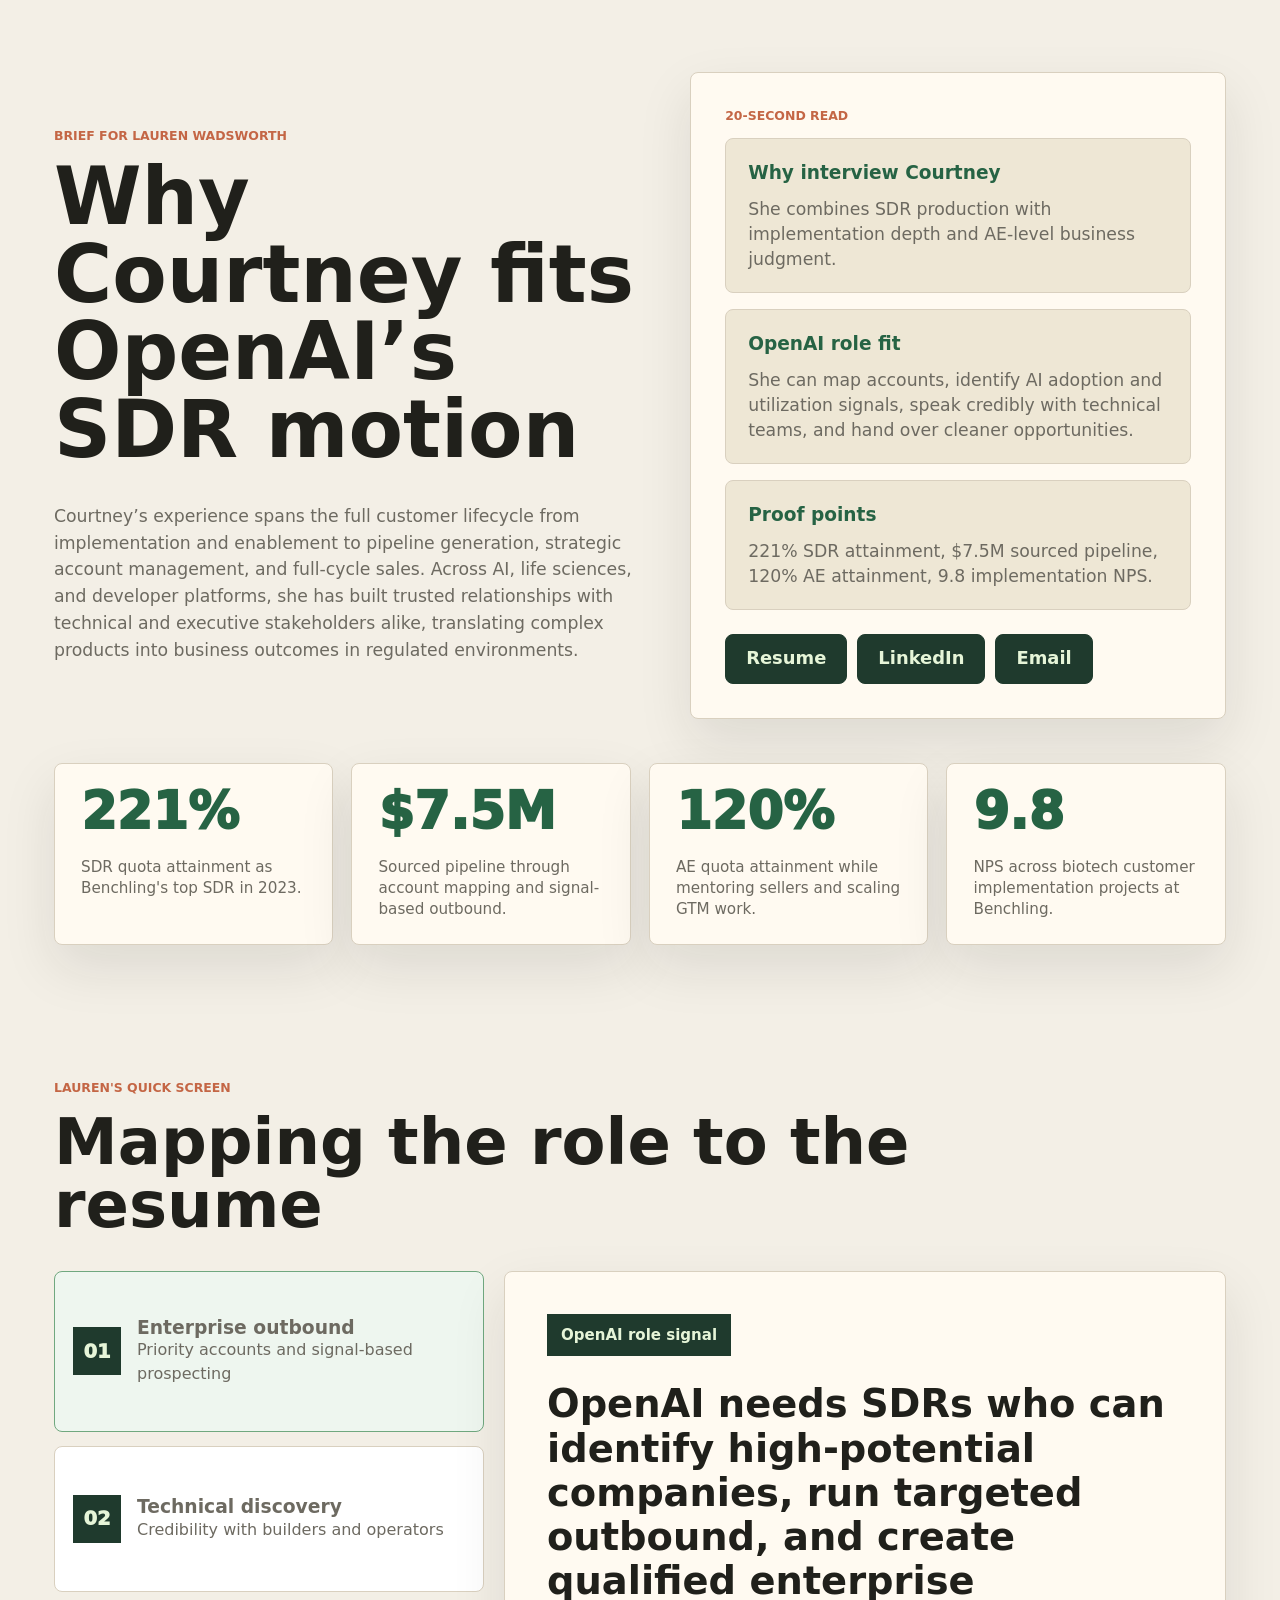
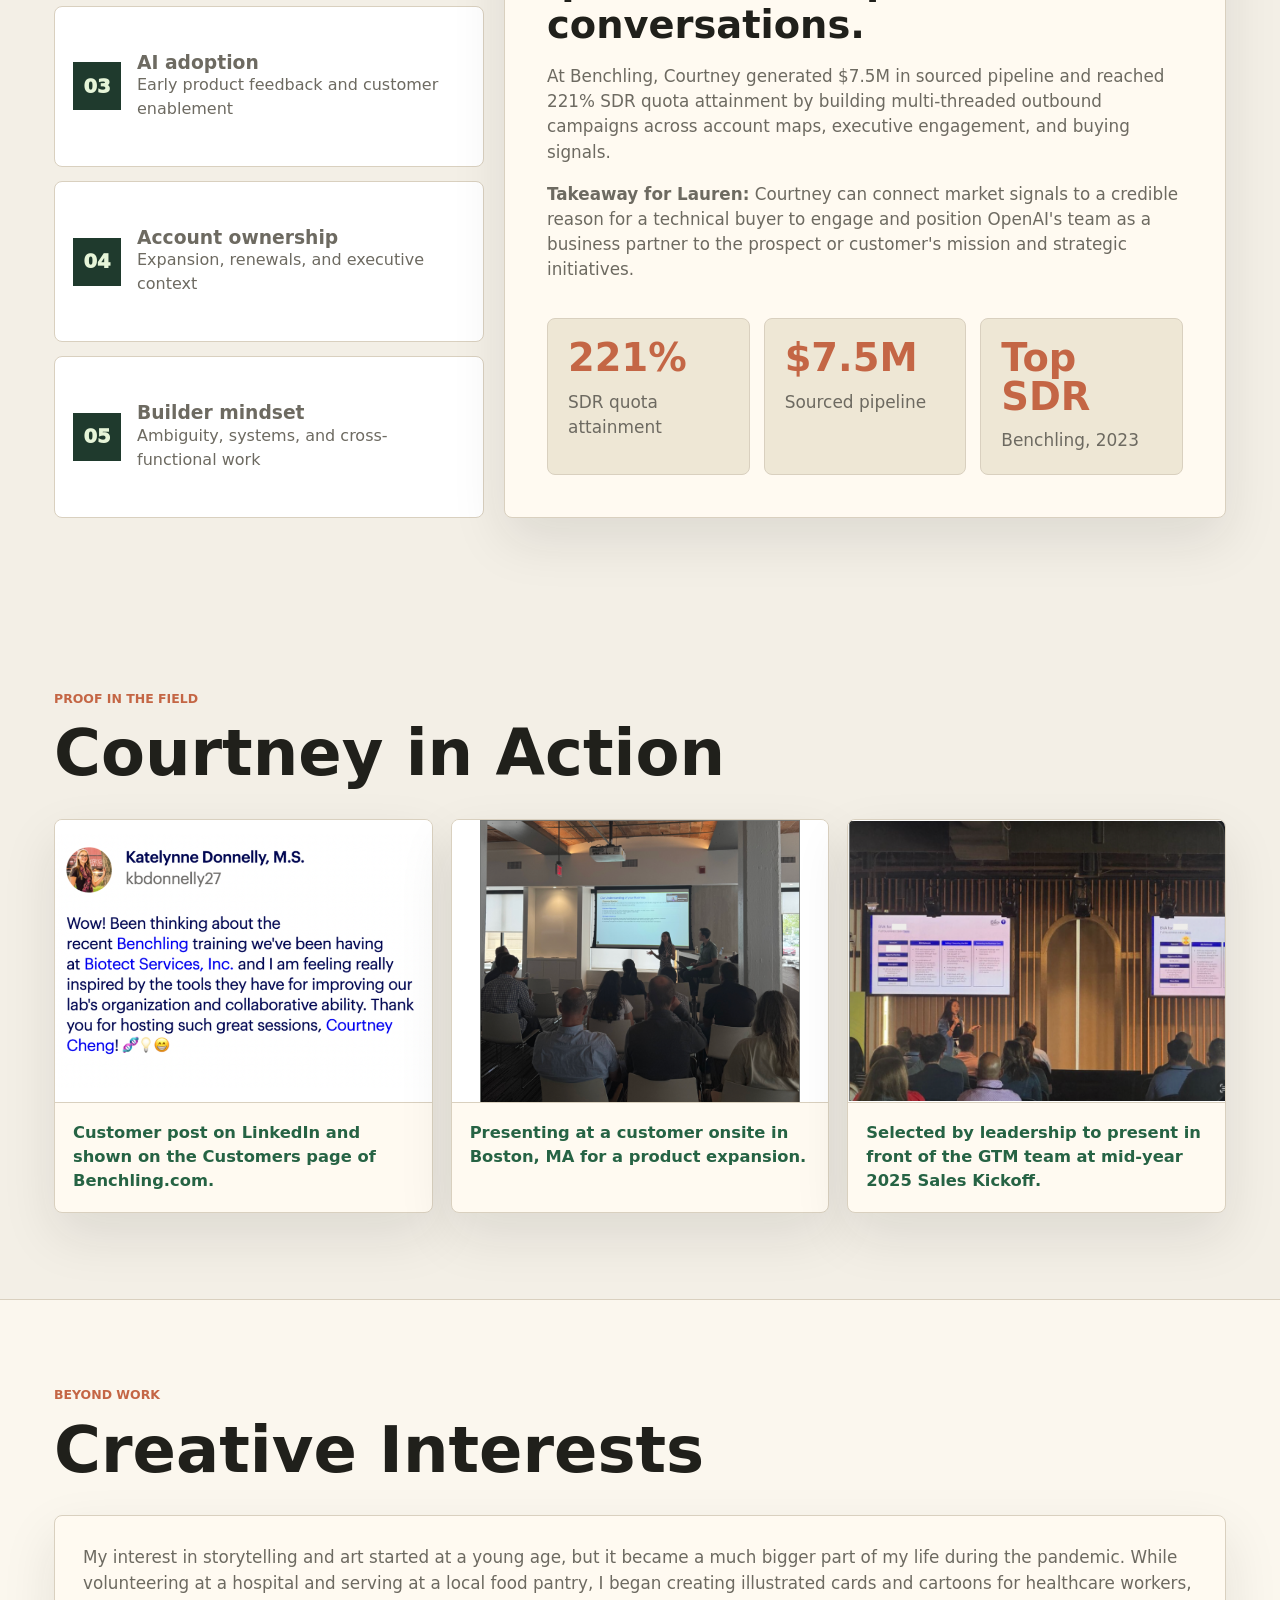
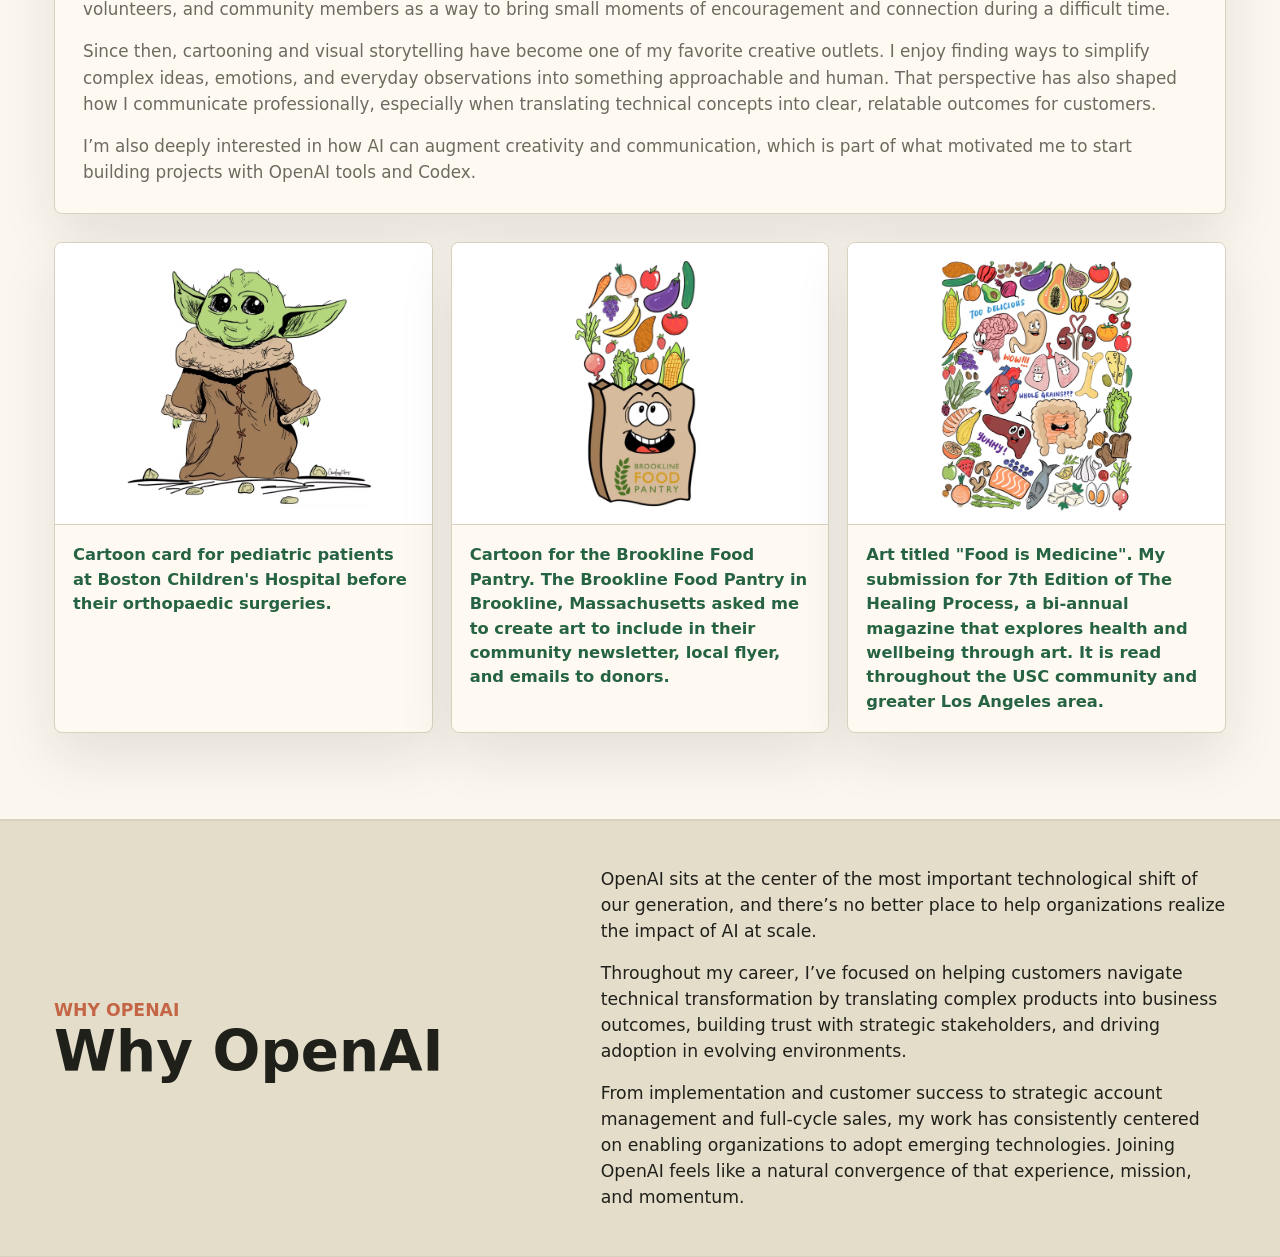
<file: index.html>
<!doctype html>
<html lang="en">
  <head>
    <meta charset="UTF-8" />
    <meta name="viewport" content="width=device-width, initial-scale=1.0" />
    <title>Courtney Cheng | OpenAI SDR Showcase</title>
    <link rel="stylesheet" href="./styles.css" />
  </head>
  <body>
    <div class="app-shell">
      <main>
        <section class="command-hero" id="fit">
          <div class="hero-copy">
            <p class="eyebrow">Brief for Lauren Wadsworth</p>
            <h2>Why Courtney fits OpenAI’s SDR motion</h2>
            <p class="lede">
              Courtney’s experience spans the full customer lifecycle from implementation and enablement to pipeline generation, strategic account management, and full-cycle sales. Across AI, life sciences, and developer platforms, she has built trusted relationships with technical and executive stakeholders alike, translating complex products into business outcomes in regulated environments.
            </p>
          </div>

          <article class="lauren-brief" aria-label="Brief for Lauren and OpenAI SDR hiring team">
            <div>
              <p class="eyebrow">20-second read</p>
            </div>
            <div class="brief-columns">
              <div>
                <strong>Why interview Courtney</strong>
                <p>She combines SDR production with implementation depth and AE-level business judgment.</p>
              </div>
              <div>
                <strong>OpenAI role fit</strong>
                <p>She can map accounts, identify AI adoption and utilization signals, speak credibly with technical teams, and hand over cleaner opportunities.</p>
              </div>
              <div>
                <strong>Proof points</strong>
                <p>221% SDR attainment, $7.5M sourced pipeline, 120% AE attainment, 9.8 implementation NPS.</p>
              </div>
            </div>
            <div class="brief-actions" aria-label="Candidate links">
              <a href="./assets/courtney-cheng-resume-2026.pdf" target="_blank" rel="noreferrer">Resume</a>
              <a href="https://www.linkedin.com/in/courtneycheng29/" target="_blank" rel="noreferrer">LinkedIn</a>
              <a href="mailto:courtney.a.cheng@gmail.com">Email</a>
            </div>
          </article>

          <div class="status-grid" aria-label="Candidate highlights">
            <article class="metric-card">
              <span>221%</span>
              <p>SDR quota attainment as Benchling's top SDR in 2023.</p>
            </article>
            <article class="metric-card">
              <span>$7.5M</span>
              <p>Sourced pipeline through account mapping and signal-based outbound.</p>
            </article>
            <article class="metric-card">
              <span>120%</span>
              <p>AE quota attainment while mentoring sellers and scaling GTM work.</p>
            </article>
            <article class="metric-card">
              <span>9.8</span>
              <p>NPS across biotech customer implementation projects at Benchling.</p>
            </article>
          </div>
        </section>

        <section class="split-section" id="signals">
          <div class="section-heading">
            <p class="eyebrow">Lauren's quick screen</p>
            <h2>Mapping the role to the resume</h2>
          </div>
          <div class="rubric-layout">
            <div class="signal-list" id="signalList" aria-label="OpenAI SDR role signals"></div>
            <article class="proof-panel" id="proofPanel" aria-live="polite"></article>
          </div>
        </section>

        <section class="split-section" id="proof">
          <div class="section-heading">
            <p class="eyebrow">Proof in the field</p>
            <h2>Courtney in Action</h2>
          </div>

          <div class="proof-grid">
            <article class="proof-card">
              <img src="./assets/implementation-review.png" alt="Customer LinkedIn post thanking Courtney Cheng for Benchling training" />
              <p>Customer post on LinkedIn and shown on the Customers page of Benchling.com.</p>
            </article>
            <article class="proof-card">
              <img src="./assets/customer-expansion.png" alt="Courtney presenting at a customer onsite in Boston for a product expansion" />
              <p>Presenting at a customer onsite in Boston, MA for a product expansion.</p>
            </article>
            <article class="proof-card">
              <img src="./assets/gtm-presentation.png" alt="Courtney presenting to the GTM team at mid-year 2025 Sales Kickoff" />
              <p>Selected by leadership to present in front of the GTM team at mid-year 2025 Sales Kickoff.</p>
            </article>
          </div>
        </section>

        <section class="split-section alt-band beyond-section" id="beyond-work">
          <div class="section-heading">
            <p class="eyebrow">Beyond work</p>
            <h2>Creative Interests</h2>
          </div>

          <div class="beyond-layout">
            <div class="beyond-copy">
              <p>My interest in storytelling and art started at a young age, but it became a much bigger part of my life during the pandemic. While volunteering at a hospital and serving at a local food pantry, I began creating illustrated cards and cartoons for healthcare workers, volunteers, and community members as a way to bring small moments of encouragement and connection during a difficult time.</p>
              <p>Since then, cartooning and visual storytelling have become one of my favorite creative outlets. I enjoy finding ways to simplify complex ideas, emotions, and everyday observations into something approachable and human. That perspective has also shaped how I communicate professionally, especially when translating technical concepts into clear, relatable outcomes for customers.</p>
              <p>I’m also deeply interested in how AI can augment creativity and communication, which is part of what motivated me to start building projects with OpenAI tools and Codex.</p>
            </div>

            <div class="beyond-grid">
              <article class="proof-card beyond-card">
                <img src="./assets/beyond-work-yoda.png" alt="Cartoon card for pediatric patients at Boston Children's Hospital" />
                <p>Cartoon card for pediatric patients at Boston Children's Hospital before their orthopaedic surgeries.</p>
              </article>
              <article class="proof-card beyond-card">
                <img src="./assets/beyond-work-food-pantry.png" alt="Cartoon illustration for the Brookline Food Pantry" />
                <p>Cartoon for the Brookline Food Pantry. The Brookline Food Pantry in Brookline, Massachusetts asked me to create art to include in their community newsletter, local flyer, and emails to donors.</p>
              </article>
              <article class="proof-card beyond-card">
                <img src="./assets/beyond-work-food-is-medicine.png" alt="Food is Medicine artwork with illustrated foods and organs" />
                <p>Art titled "Food is Medicine". My submission for 7th Edition of The Healing Process, a bi-annual magazine that explores health and wellbeing through art. It is read throughout the USC community and greater Los Angeles area.</p>
              </article>
            </div>
          </div>
        </section>

        <section class="closing-band">
          <div>
            <p class="eyebrow">Why OpenAI</p>
            <h2>Why OpenAI</h2>
          </div>
          <div class="closing-copy">
            <p>OpenAI sits at the center of the most important technological shift of our generation, and there’s no better place to help organizations realize the impact of AI at scale.</p>
            <p>Throughout my career, I’ve focused on helping customers navigate technical transformation by translating complex products into business outcomes, building trust with strategic stakeholders, and driving adoption in evolving environments.</p>
            <p>From implementation and customer success to strategic account management and full-cycle sales, my work has consistently centered on enabling organizations to adopt emerging technologies. Joining OpenAI feels like a natural convergence of that experience, mission, and momentum.</p>
          </div>
        </section>
      </main>
    </div>

    <script src="./app.js"></script>
  </body>
</html>
</file>
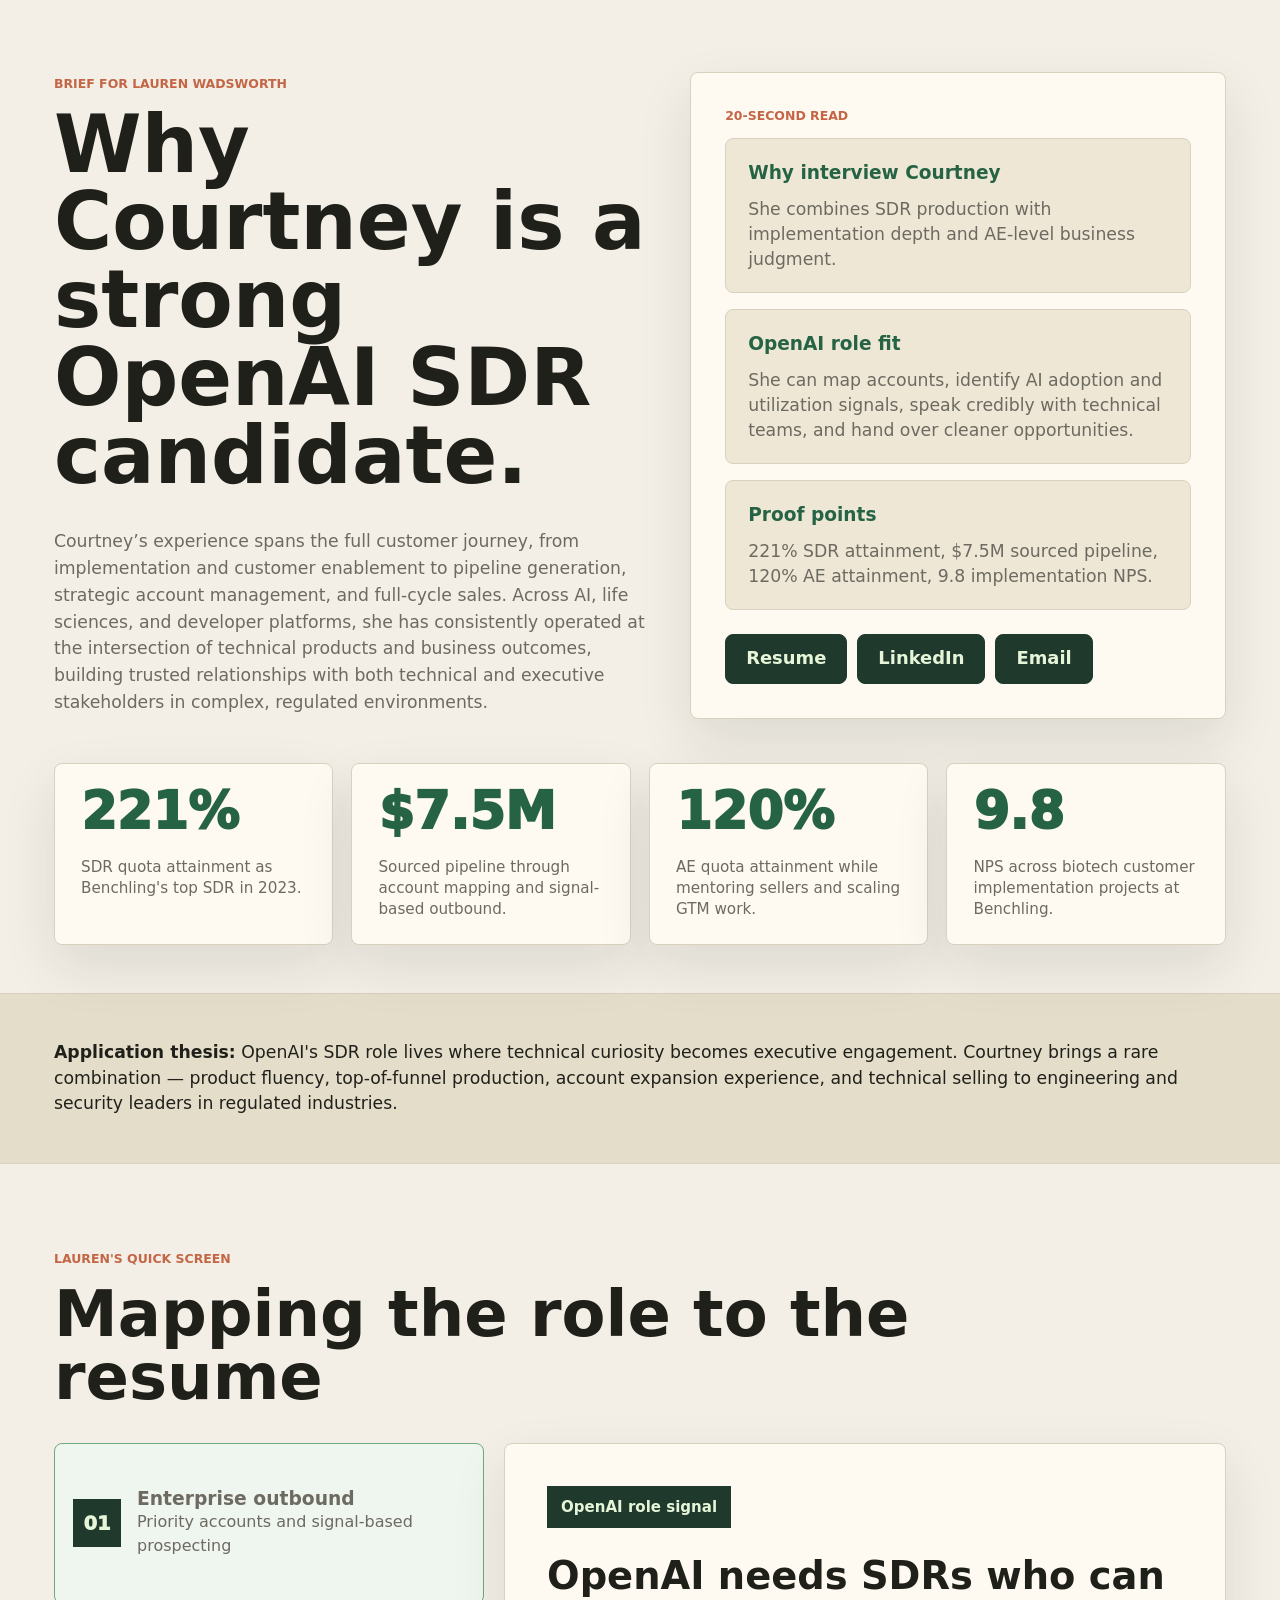
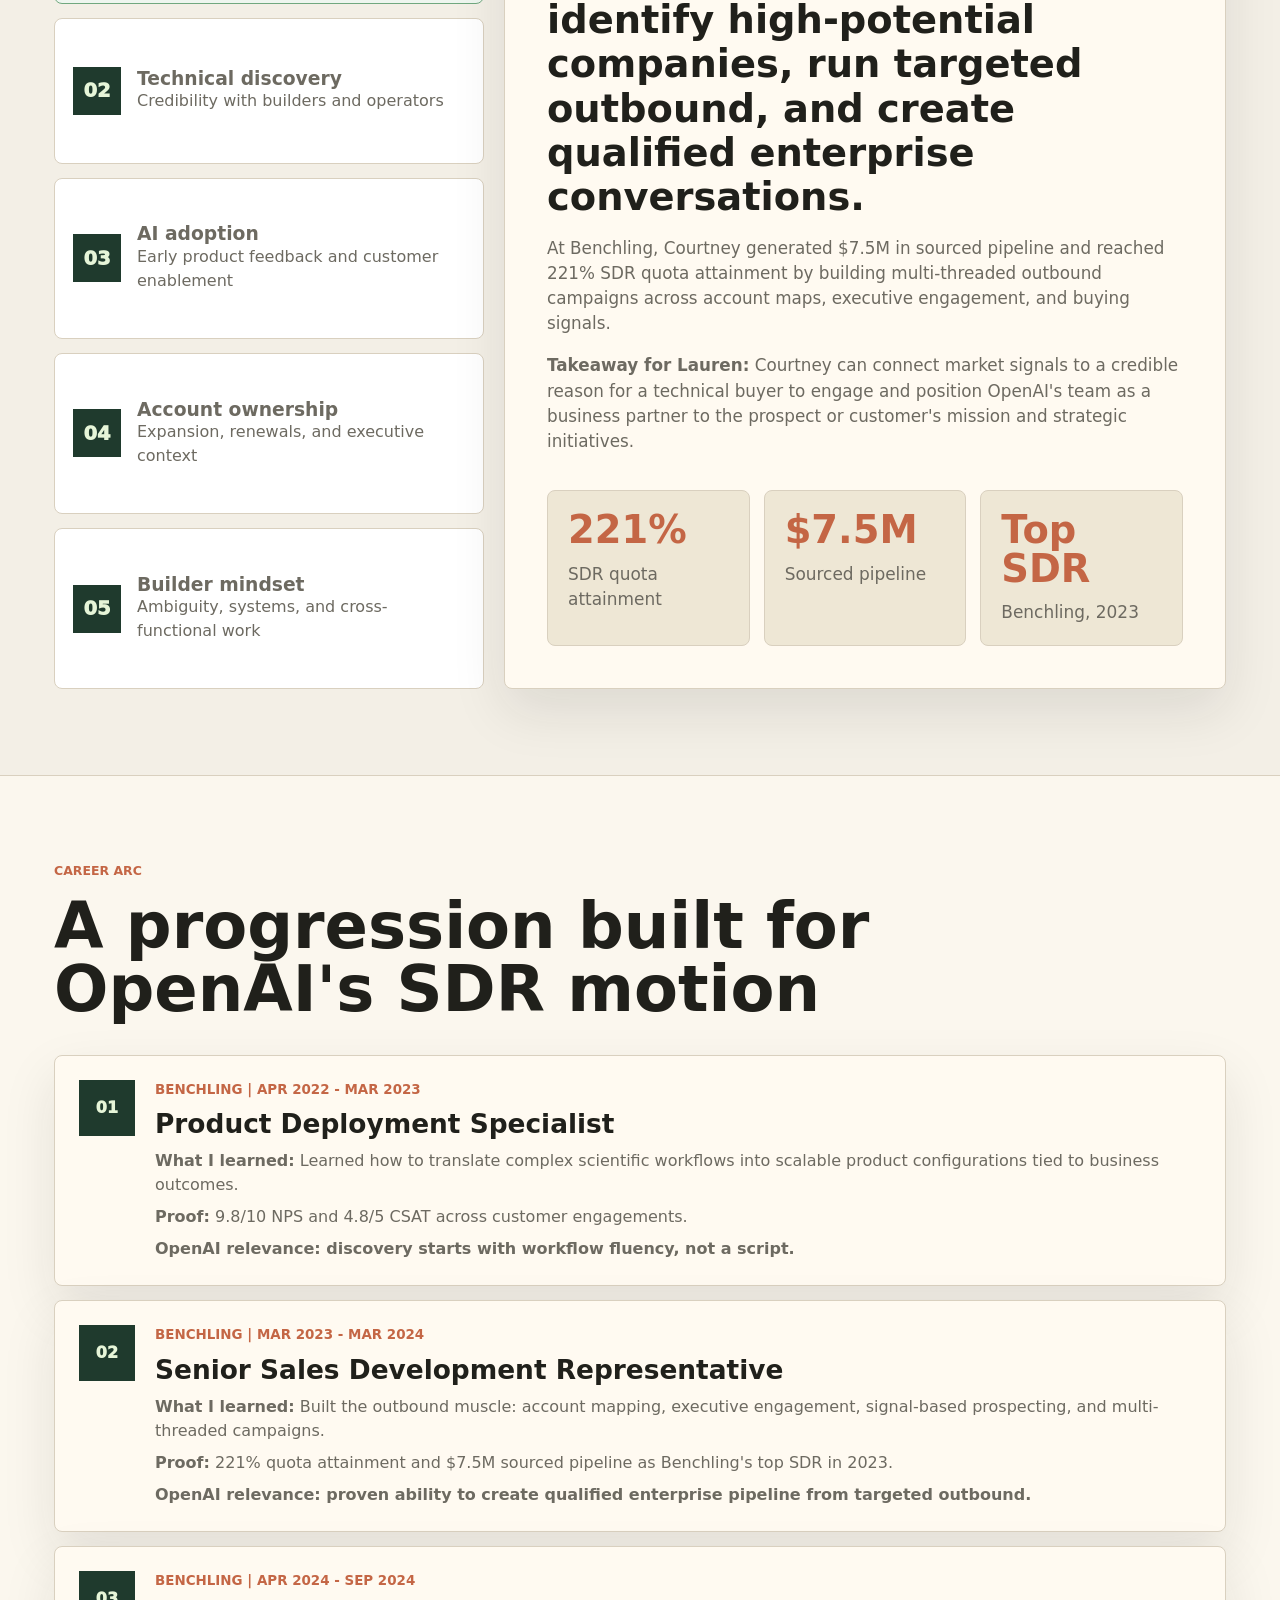
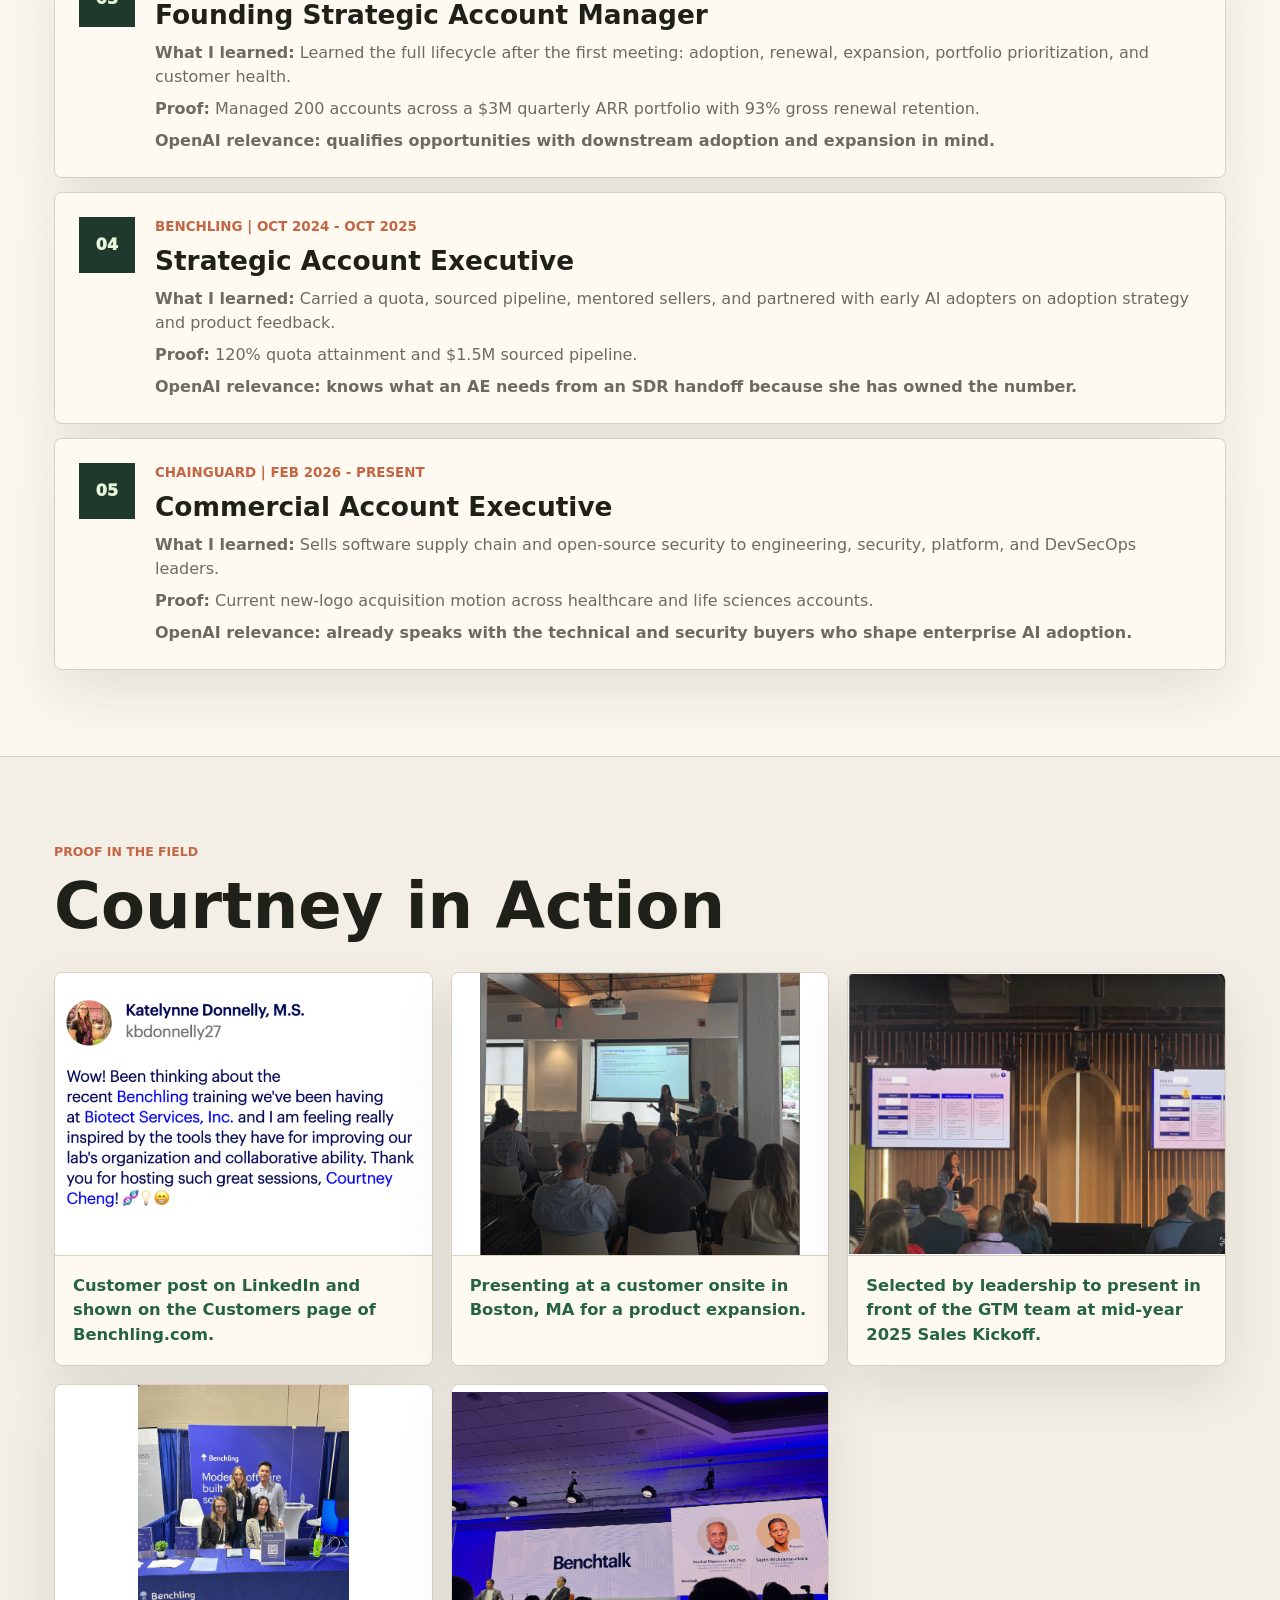
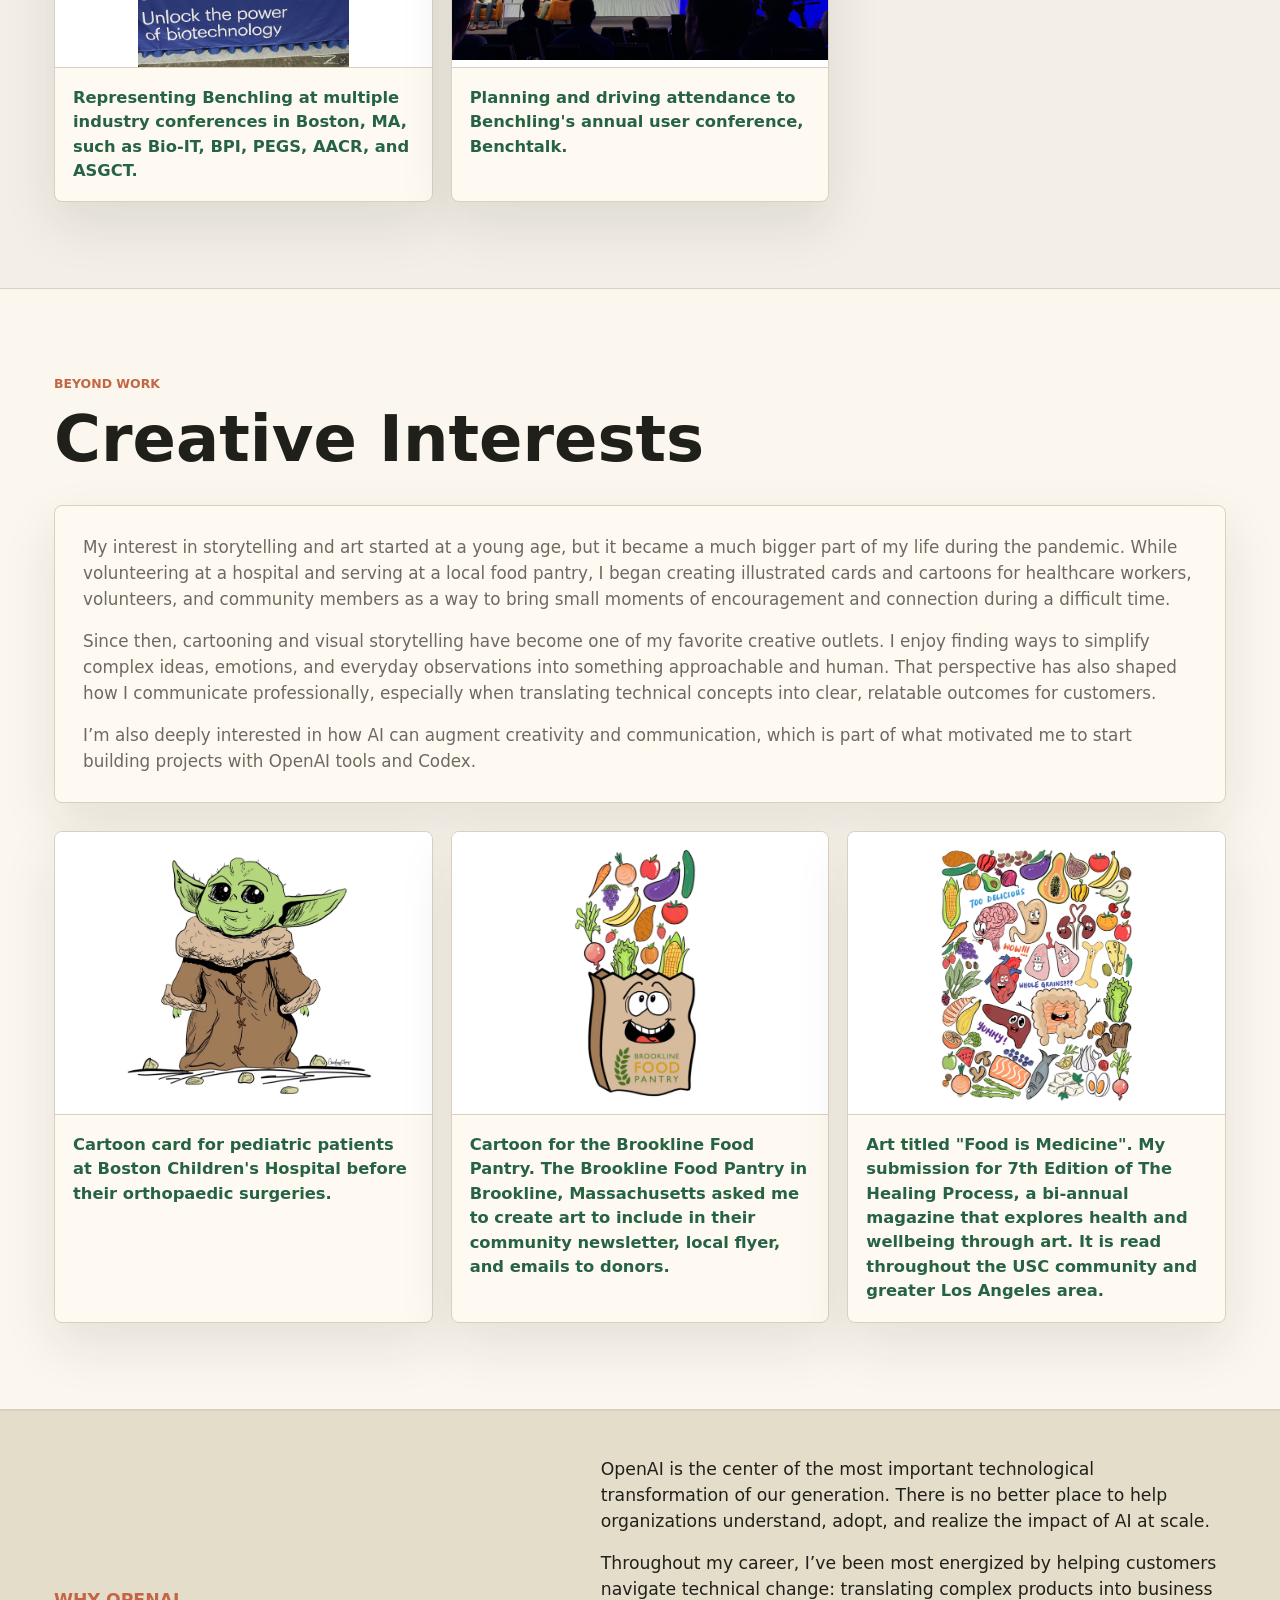
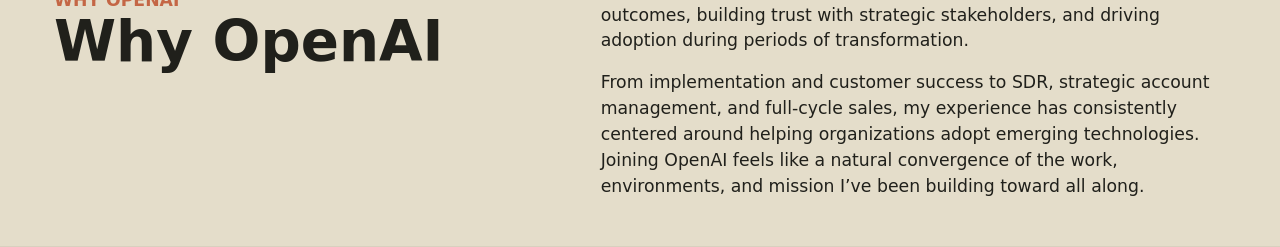
<file: openai-sdr-showcase/index.html>
<!doctype html>
<html lang="en">
  <head>
    <meta charset="UTF-8" />
    <meta name="viewport" content="width=device-width, initial-scale=1.0" />
    <title>Courtney Cheng | OpenAI SDR Showcase</title>
    <link rel="stylesheet" href="./styles.css" />
  </head>
  <body>
    <div class="app-shell">
      <main>
        <section class="command-hero" id="fit">
          <div class="hero-copy">
            <p class="eyebrow">Brief for Lauren Wadsworth</p>
            <h2>Why Courtney is a strong OpenAI SDR candidate.</h2>
            <p class="lede">
              Courtney’s experience spans the full customer journey, from implementation and customer enablement to pipeline generation, strategic account management, and full-cycle sales. Across AI, life sciences, and developer platforms, she has consistently operated at the intersection of technical products and business outcomes, building trusted relationships with both technical and executive stakeholders in complex, regulated environments.
            </p>
          </div>

          <article class="lauren-brief" aria-label="Brief for Lauren and OpenAI SDR hiring team">
            <div>
              <p class="eyebrow">20-second read</p>
            </div>
            <div class="brief-columns">
              <div>
                <strong>Why interview Courtney</strong>
                <p>She combines SDR production with implementation depth and AE-level business judgment.</p>
              </div>
              <div>
                <strong>OpenAI role fit</strong>
                <p>She can map accounts, identify AI adoption and utilization signals, speak credibly with technical teams, and hand over cleaner opportunities.</p>
              </div>
              <div>
                <strong>Proof points</strong>
                <p>221% SDR attainment, $7.5M sourced pipeline, 120% AE attainment, 9.8 implementation NPS.</p>
              </div>
            </div>
            <div class="brief-actions" aria-label="Candidate links">
              <a href="./assets/courtney-cheng-resume-2026.pdf" target="_blank" rel="noreferrer">Resume</a>
              <a href="https://www.linkedin.com/in/courtneycheng29/" target="_blank" rel="noreferrer">LinkedIn</a>
              <a href="mailto:courtney.a.cheng@gmail.com">Email</a>
            </div>
          </article>

          <div class="status-grid" aria-label="Candidate highlights">
            <article class="metric-card">
              <span>221%</span>
              <p>SDR quota attainment as Benchling's top SDR in 2023.</p>
            </article>
            <article class="metric-card">
              <span>$7.5M</span>
              <p>Sourced pipeline through account mapping and signal-based outbound.</p>
            </article>
            <article class="metric-card">
              <span>120%</span>
              <p>AE quota attainment while mentoring sellers and scaling GTM work.</p>
            </article>
            <article class="metric-card">
              <span>9.8</span>
              <p>NPS across biotech customer implementation projects at Benchling.</p>
            </article>
          </div>
        </section>

        <section class="mission-strip" aria-label="Application thesis">
          <p>
            <strong>Application thesis:</strong> OpenAI's SDR role lives where technical curiosity becomes executive engagement. Courtney brings a rare combination — product fluency, top-of-funnel production, account expansion experience, and technical selling to engineering and security leaders in regulated industries.
          </p>
        </section>

        <section class="split-section" id="signals">
          <div class="section-heading">
            <p class="eyebrow">Lauren's quick screen</p>
            <h2>Mapping the role to the resume</h2>
          </div>
          <div class="rubric-layout">
            <div class="signal-list" id="signalList" aria-label="OpenAI SDR role signals"></div>
            <article class="proof-panel" id="proofPanel" aria-live="polite"></article>
          </div>
        </section>

        <section class="split-section alt-band" id="walkthrough">
          <div class="section-heading">
            <p class="eyebrow">Career arc</p>
            <h2>A progression built for OpenAI's SDR motion</h2>
          </div>
          <div class="progression-timeline" id="progressionTimeline" aria-label="Courtney career progression"></div>
        </section>

        <section class="split-section" id="proof">
          <div class="section-heading">
            <p class="eyebrow">Proof in the field</p>
            <h2>Courtney in Action</h2>
          </div>

          <div class="proof-grid">
            <article class="proof-card">
              <img src="./assets/implementation-review.png" alt="Customer LinkedIn post thanking Courtney Cheng for Benchling training" />
              <p>Customer post on LinkedIn and shown on the Customers page of Benchling.com.</p>
            </article>
            <article class="proof-card">
              <img src="./assets/customer-expansion.png" alt="Courtney presenting at a customer onsite in Boston for a product expansion" />
              <p>Presenting at a customer onsite in Boston, MA for a product expansion.</p>
            </article>
            <article class="proof-card">
              <img src="./assets/gtm-presentation.png" alt="Courtney presenting to the GTM team at mid-year 2025 Sales Kickoff" />
              <p>Selected by leadership to present in front of the GTM team at mid-year 2025 Sales Kickoff.</p>
            </article>
            <article class="proof-card">
              <img src="./assets/pegs-conference.png" alt="Courtney representing Benchling at a PEGS conference booth in Boston" />
              <p>Representing Benchling at multiple industry conferences in Boston, MA, such as Bio-IT, BPI, PEGS, AACR, and ASGCT.</p>
            </article>
            <article class="proof-card">
              <img src="./assets/benchtalk.png" alt="Benchtalk stage at Benchling's annual user conference" />
              <p>Planning and driving attendance to Benchling's annual user conference, Benchtalk.</p>
            </article>
          </div>
        </section>

        <section class="split-section alt-band beyond-section" id="beyond-work">
          <div class="section-heading">
            <p class="eyebrow">Beyond work</p>
            <h2>Creative Interests</h2>
          </div>

          <div class="beyond-layout">
            <div class="beyond-copy">
              <p>My interest in storytelling and art started at a young age, but it became a much bigger part of my life during the pandemic. While volunteering at a hospital and serving at a local food pantry, I began creating illustrated cards and cartoons for healthcare workers, volunteers, and community members as a way to bring small moments of encouragement and connection during a difficult time.</p>
              <p>Since then, cartooning and visual storytelling have become one of my favorite creative outlets. I enjoy finding ways to simplify complex ideas, emotions, and everyday observations into something approachable and human. That perspective has also shaped how I communicate professionally, especially when translating technical concepts into clear, relatable outcomes for customers.</p>
              <p>I’m also deeply interested in how AI can augment creativity and communication, which is part of what motivated me to start building projects with OpenAI tools and Codex.</p>
            </div>

            <div class="beyond-grid">
              <article class="proof-card beyond-card">
                <img src="./assets/beyond-work-yoda.png" alt="Cartoon card for pediatric patients at Boston Children's Hospital" />
                <p>Cartoon card for pediatric patients at Boston Children's Hospital before their orthopaedic surgeries.</p>
              </article>
              <article class="proof-card beyond-card">
                <img src="./assets/beyond-work-food-pantry.png" alt="Cartoon illustration for the Brookline Food Pantry" />
                <p>Cartoon for the Brookline Food Pantry. The Brookline Food Pantry in Brookline, Massachusetts asked me to create art to include in their community newsletter, local flyer, and emails to donors.</p>
              </article>
              <article class="proof-card beyond-card">
                <img src="./assets/beyond-work-food-is-medicine.png" alt="Food is Medicine artwork with illustrated foods and organs" />
                <p>Art titled "Food is Medicine". My submission for 7th Edition of The Healing Process, a bi-annual magazine that explores health and wellbeing through art. It is read throughout the USC community and greater Los Angeles area.</p>
              </article>
            </div>
          </div>
        </section>

        <section class="closing-band">
          <div>
            <p class="eyebrow">Why OpenAI</p>
            <h2>Why OpenAI</h2>
          </div>
          <div class="closing-copy">
            <p>OpenAI is the center of the most important technological transformation of our generation. There is no better place to help organizations understand, adopt, and realize the impact of AI at scale.</p>
            <p>Throughout my career, I’ve been most energized by helping customers navigate technical change: translating complex products into business outcomes, building trust with strategic stakeholders, and driving adoption during periods of transformation.</p>
            <p>From implementation and customer success to SDR, strategic account management, and full-cycle sales, my experience has consistently centered around helping organizations adopt emerging technologies. Joining OpenAI feels like a natural convergence of the work, environments, and mission I’ve been building toward all along.</p>
          </div>
        </section>
      </main>
    </div>

    <script src="./app.js"></script>
  </body>
</html>
</file>
<file: styles.css>
:root {
  --paper: #f3efe6;
  --paper-soft: #fbf7ee;
  --panel: #fffaf1;
  --panel-warm: #eee7d5;
  --ink: #20201b;
  --muted: #6d6a61;
  --line: #d9d0bf;
  --green: #1f3a2d;
  --green-soft: #eef6ef;
  --rust: #c46645;
  --white: #ffffff;
  --shadow: 0 22px 54px rgba(32, 32, 27, 0.1);
}

* {
  box-sizing: border-box;
}

html {
  scroll-behavior: smooth;
}

body {
  margin: 0;
  background: var(--paper);
  color: var(--ink);
  font-family: Inter, ui-sans-serif, system-ui, -apple-system, BlinkMacSystemFont, "Segoe UI", sans-serif;
  line-height: 1.5;
}

a {
  color: inherit;
}

button,
input {
  font: inherit;
}

.app-shell {
  min-height: 100vh;
}

main {
  min-width: 0;
}

.eyebrow {
  margin: 0 0 12px;
  color: var(--rust);
  font-size: 0.78rem;
  font-weight: 900;
  letter-spacing: 0;
  text-transform: uppercase;
}

h1,
h2,
h3,
p {
  overflow-wrap: break-word;
}

h2 {
  max-width: 1060px;
  margin: 0;
  font-size: clamp(3.2rem, 6.2vw, 6.35rem);
  line-height: 0.98;
  letter-spacing: 0;
}

h3 {
  margin: 0 0 10px;
  font-size: 1.08rem;
  line-height: 1.2;
}

.command-hero {
  display: grid;
  grid-template-columns: minmax(0, 1.05fr) minmax(420px, 0.95fr);
  gap: 44px;
  align-items: center;
  min-height: 100vh;
  padding: 72px 54px 48px;
}

.hero-copy {
  align-self: center;
}

.lede {
  max-width: 900px;
  margin: 34px 0 0;
  color: var(--muted);
  font-size: clamp(1.05rem, 1.35vw, 1.42rem);
  line-height: 1.55;
}

.status-grid {
  grid-column: 1 / -1;
  display: grid;
  grid-template-columns: repeat(4, minmax(0, 1fr));
  gap: 18px;
}

.metric-card,
.lauren-brief,
.proof-panel,
.proof-card {
  background: var(--panel);
  border: 1px solid var(--line);
  border-radius: 8px;
  box-shadow: var(--shadow);
}

.metric-card {
  min-height: 168px;
  padding: 24px 26px;
}

.metric-card span {
  display: block;
  margin-bottom: 22px;
  color: #266344;
  font-size: clamp(2.9rem, 4vw, 4.25rem);
  font-weight: 950;
  line-height: 0.92;
}

.metric-card p {
  margin: 0;
  color: var(--muted);
  font-size: clamp(0.95rem, 1.15vw, 1.18rem);
  line-height: 1.38;
}

.lauren-brief {
  align-self: center;
  padding: 34px;
}

.lauren-brief h3 {
  margin-bottom: 30px;
  font-size: clamp(2rem, 2.55vw, 3rem);
  line-height: 1.07;
  letter-spacing: 0;
}

.brief-columns {
  display: grid;
  gap: 16px;
}

.brief-columns div {
  padding: 20px 22px;
  background: var(--panel-warm);
  border: 1px solid var(--line);
  border-radius: 8px;
}

.brief-columns strong {
  color: #266344;
  font-size: 1.16rem;
}

.brief-columns p {
  margin: 10px 0 0;
  color: var(--muted);
  font-size: 1.08rem;
  line-height: 1.45;
}

.brief-actions {
  display: flex;
  flex-wrap: wrap;
  gap: 10px;
  margin-top: 24px;
}

.brief-actions a {
  display: inline-flex;
  align-items: center;
  justify-content: center;
  min-height: 50px;
  padding: 10px 20px;
  background: var(--green);
  border: 1px solid var(--green);
  border-radius: 8px;
  color: #e6f5d8;
  font-size: 1.12rem;
  font-weight: 900;
  text-decoration: none;
}

.brief-actions a:hover,
.brief-actions a:focus-visible {
  background: #2a4b3b;
  color: var(--white);
}

.closing-band {
  padding: 46px 54px;
  background: #e4ddca;
  border-top: 1px solid var(--line);
  border-bottom: 1px solid var(--line);
}

.closing-band p {
  max-width: 1260px;
  margin: 0;
  font-size: clamp(1.05rem, 1.35vw, 1.28rem);
}

.split-section {
  padding: 86px 54px;
}

.alt-band {
  background: var(--paper-soft);
  border-top: 1px solid var(--line);
  border-bottom: 1px solid var(--line);
}

.section-heading {
  display: grid;
  gap: 2px;
  margin-bottom: 34px;
}

.section-heading h2 {
  font-size: clamp(3rem, 5vw, 5.2rem);
}

.rubric-layout {
  display: grid;
  grid-template-columns: minmax(330px, 430px) minmax(0, 1fr);
  gap: 20px;
  align-items: stretch;
}

.signal-list {
  display: grid;
  gap: 14px;
}

.signal-button {
  display: grid;
  grid-template-columns: 48px minmax(0, 1fr);
  gap: 16px;
  align-items: center;
  min-height: 92px;
  padding: 18px;
  background: var(--white);
  border: 1px solid var(--line);
  border-radius: 8px;
  color: var(--ink);
  cursor: pointer;
  text-align: left;
  transition: transform 160ms ease, border-color 160ms ease, background 160ms ease;
}

.signal-button:hover,
.proof-card:hover {
  transform: translateY(-1px);
}

.signal-button[aria-pressed="true"] {
  background: var(--green-soft);
  border-color: #70a87f;
}

.signal-index {
  display: grid;
  place-items: center;
  width: 48px;
  height: 48px;
  background: var(--green);
  color: #e6f5d8;
  font-size: 1.22rem;
  font-weight: 950;
}

.signal-button strong {
  display: block;
  font-size: 1.17rem;
  line-height: 1.15;
}

.signal-button span:last-child {
  display: block;
  color: var(--muted);
  font-size: 1rem;
}

.proof-panel {
  min-height: 560px;
  padding: 42px;
}

.proof-panel .label {
  display: inline-block;
  margin-bottom: 26px;
  padding: 10px 14px;
  background: var(--green);
  color: #e6f5d8;
  font-size: 0.94rem;
  font-weight: 900;
}

.proof-panel h3 {
  max-width: 1120px;
  font-size: clamp(2rem, 3vw, 3rem);
  line-height: 1.15;
}

.proof-panel p {
  max-width: 1160px;
  color: var(--muted);
  font-size: clamp(1.05rem, 1.3vw, 1.28rem);
}

.proof-stats {
  display: grid;
  grid-template-columns: repeat(3, minmax(0, 1fr));
  gap: 14px;
  margin-top: 36px;
}

.proof-stats div {
  min-height: 120px;
  padding: 20px;
  background: var(--panel-warm);
  border: 1px solid var(--line);
  border-radius: 8px;
}

.proof-stats strong {
  display: block;
  color: var(--rust);
  font-size: clamp(2.1rem, 3vw, 3.1rem);
  line-height: 1;
}

.proof-stats span {
  display: block;
  margin-top: 12px;
  color: var(--muted);
  font-size: 1.06rem;
}

.proof-grid {
  display: grid;
  grid-template-columns: repeat(3, minmax(0, 1fr));
  gap: 18px;
}

.proof-card {
  overflow: hidden;
  transition: transform 160ms ease;
}

.proof-card img {
  display: block;
  width: 100%;
  aspect-ratio: 4 / 3;
  object-fit: contain;
  background: var(--white);
  border-bottom: 1px solid var(--line);
}

.proof-card p {
  min-height: 96px;
  margin: 0;
  padding: 18px;
  color: #266344;
  font-size: 1.02rem;
  font-weight: 900;
}

.closing-band {
  display: grid;
  grid-template-columns: minmax(320px, 0.82fr) minmax(0, 1fr);
  gap: 34px;
  align-items: center;
}

.closing-band h2 {
  font-size: clamp(2.6rem, 4.4vw, 4.75rem);
}

.beyond-layout {
  display: grid;
  gap: 28px;
}

.beyond-copy {
  max-width: 1180px;
  padding: 28px;
  background: var(--panel);
  border: 1px solid var(--line);
  border-radius: 8px;
  box-shadow: var(--shadow);
}

.beyond-copy p {
  margin: 0;
  color: var(--muted);
  font-size: clamp(1.05rem, 1.25vw, 1.22rem);
  line-height: 1.55;
}

.beyond-copy p + p {
  margin-top: 16px;
}

.beyond-grid {
  display: grid;
  grid-template-columns: repeat(3, minmax(0, 1fr));
  gap: 18px;
}

.beyond-card img {
  aspect-ratio: 4 / 3;
  object-fit: contain;
  padding: 12px;
}

.beyond-card p {
  min-height: 138px;
}

.closing-copy {
  display: grid;
  gap: 16px;
}

.closing-copy p {
  margin: 0;
}

@media (max-width: 1100px) {
  .command-hero,
  .rubric-layout,
  .proof-grid,
  .beyond-grid,
  .closing-band {
    grid-template-columns: 1fr;
  }

  .command-hero {
    min-height: auto;
  }

  .status-grid {
    grid-template-columns: repeat(2, minmax(0, 1fr));
  }
}

@media (max-width: 760px) {
  .command-hero,
  .split-section,
  .closing-band {
    padding-left: 20px;
    padding-right: 20px;
  }

  .command-hero {
    gap: 26px;
    padding-top: 42px;
  }

  .lauren-brief,
  .proof-panel {
    padding: 24px;
  }

  .status-grid,
  .proof-stats,
  .beyond-grid {
    grid-template-columns: 1fr;
  }

  .signal-button {
    min-height: 82px;
  }
}

@media (max-width: 460px) {
  h2 {
    font-size: 2.85rem;
  }

  .section-heading h2,
  .closing-band h2 {
    font-size: 2.45rem;
  }

  .signal-button {
    grid-template-columns: 42px minmax(0, 1fr);
    gap: 12px;
    padding: 14px;
  }

  .signal-index {
    width: 42px;
    height: 42px;
  }
}
</file>
<file: openai-sdr-showcase/styles.css>
:root {
  --paper: #f3efe6;
  --paper-soft: #fbf7ee;
  --panel: #fffaf1;
  --panel-warm: #eee7d5;
  --ink: #20201b;
  --muted: #6d6a61;
  --line: #d9d0bf;
  --green: #1f3a2d;
  --green-soft: #eef6ef;
  --rust: #c46645;
  --white: #ffffff;
  --shadow: 0 22px 54px rgba(32, 32, 27, 0.1);
}

* {
  box-sizing: border-box;
}

html {
  scroll-behavior: smooth;
}

body {
  margin: 0;
  background: var(--paper);
  color: var(--ink);
  font-family: Inter, ui-sans-serif, system-ui, -apple-system, BlinkMacSystemFont, "Segoe UI", sans-serif;
  line-height: 1.5;
}

a {
  color: inherit;
}

button,
input {
  font: inherit;
}

.app-shell {
  min-height: 100vh;
}

main {
  min-width: 0;
}

.eyebrow {
  margin: 0 0 12px;
  color: var(--rust);
  font-size: 0.78rem;
  font-weight: 900;
  letter-spacing: 0;
  text-transform: uppercase;
}

h1,
h2,
h3,
p {
  overflow-wrap: break-word;
}

h2 {
  max-width: 1060px;
  margin: 0;
  font-size: clamp(3.2rem, 6.2vw, 6.35rem);
  line-height: 0.98;
  letter-spacing: 0;
}

h3 {
  margin: 0 0 10px;
  font-size: 1.08rem;
  line-height: 1.2;
}

.command-hero {
  display: grid;
  grid-template-columns: minmax(0, 1.05fr) minmax(420px, 0.95fr);
  gap: 44px;
  align-items: center;
  min-height: 100vh;
  padding: 72px 54px 48px;
}

.hero-copy {
  align-self: center;
}

.lede {
  max-width: 900px;
  margin: 34px 0 0;
  color: var(--muted);
  font-size: clamp(1.05rem, 1.35vw, 1.42rem);
  line-height: 1.55;
}

.status-grid {
  grid-column: 1 / -1;
  display: grid;
  grid-template-columns: repeat(4, minmax(0, 1fr));
  gap: 18px;
}

.metric-card,
.lauren-brief,
.proof-panel,
.progression-step,
.proof-card,
.plan-grid article {
  background: var(--panel);
  border: 1px solid var(--line);
  border-radius: 8px;
  box-shadow: var(--shadow);
}

.metric-card {
  min-height: 168px;
  padding: 24px 26px;
}

.metric-card span {
  display: block;
  margin-bottom: 22px;
  color: #266344;
  font-size: clamp(2.9rem, 4vw, 4.25rem);
  font-weight: 950;
  line-height: 0.92;
}

.metric-card p {
  margin: 0;
  color: var(--muted);
  font-size: clamp(0.95rem, 1.15vw, 1.18rem);
  line-height: 1.38;
}

.lauren-brief {
  align-self: center;
  padding: 34px;
}

.lauren-brief h3 {
  margin-bottom: 30px;
  font-size: clamp(2rem, 2.55vw, 3rem);
  line-height: 1.07;
  letter-spacing: 0;
}

.brief-columns {
  display: grid;
  gap: 16px;
}

.brief-columns div {
  padding: 20px 22px;
  background: var(--panel-warm);
  border: 1px solid var(--line);
  border-radius: 8px;
}

.brief-columns strong {
  color: #266344;
  font-size: 1.16rem;
}

.brief-columns p {
  margin: 10px 0 0;
  color: var(--muted);
  font-size: 1.08rem;
  line-height: 1.45;
}

.brief-actions {
  display: flex;
  flex-wrap: wrap;
  gap: 10px;
  margin-top: 24px;
}

.brief-actions a {
  display: inline-flex;
  align-items: center;
  justify-content: center;
  min-height: 50px;
  padding: 10px 20px;
  background: var(--green);
  border: 1px solid var(--green);
  border-radius: 8px;
  color: #e6f5d8;
  font-size: 1.12rem;
  font-weight: 900;
  text-decoration: none;
}

.brief-actions a:hover,
.brief-actions a:focus-visible {
  background: #2a4b3b;
  color: var(--white);
}

.mission-strip,
.closing-band {
  padding: 46px 54px;
  background: #e4ddca;
  border-top: 1px solid var(--line);
  border-bottom: 1px solid var(--line);
}

.mission-strip p,
.closing-band p {
  max-width: 1260px;
  margin: 0;
  font-size: clamp(1.05rem, 1.35vw, 1.28rem);
}

.split-section,
.plan-section {
  padding: 86px 54px;
}

.alt-band {
  background: var(--paper-soft);
  border-top: 1px solid var(--line);
  border-bottom: 1px solid var(--line);
}

.section-heading {
  display: grid;
  gap: 2px;
  margin-bottom: 34px;
}

.section-heading h2 {
  font-size: clamp(3rem, 5vw, 5.2rem);
}

.rubric-layout {
  display: grid;
  grid-template-columns: minmax(330px, 430px) minmax(0, 1fr);
  gap: 20px;
  align-items: stretch;
}

.signal-list {
  display: grid;
  gap: 14px;
}

.signal-button {
  display: grid;
  grid-template-columns: 48px minmax(0, 1fr);
  gap: 16px;
  align-items: center;
  min-height: 92px;
  padding: 18px;
  background: var(--white);
  border: 1px solid var(--line);
  border-radius: 8px;
  color: var(--ink);
  cursor: pointer;
  text-align: left;
  transition: transform 160ms ease, border-color 160ms ease, background 160ms ease;
}

.signal-button:hover,
.proof-card:hover {
  transform: translateY(-1px);
}

.signal-button[aria-pressed="true"] {
  background: var(--green-soft);
  border-color: #70a87f;
}

.signal-index {
  display: grid;
  place-items: center;
  width: 48px;
  height: 48px;
  background: var(--green);
  color: #e6f5d8;
  font-size: 1.22rem;
  font-weight: 950;
}

.signal-button strong {
  display: block;
  font-size: 1.17rem;
  line-height: 1.15;
}

.signal-button span:last-child {
  display: block;
  color: var(--muted);
  font-size: 1rem;
}

.proof-panel {
  min-height: 560px;
  padding: 42px;
}

.proof-panel .label {
  display: inline-block;
  margin-bottom: 26px;
  padding: 10px 14px;
  background: var(--green);
  color: #e6f5d8;
  font-size: 0.94rem;
  font-weight: 900;
}

.proof-panel h3 {
  max-width: 1120px;
  font-size: clamp(2rem, 3vw, 3rem);
  line-height: 1.15;
}

.proof-panel p {
  max-width: 1160px;
  color: var(--muted);
  font-size: clamp(1.05rem, 1.3vw, 1.28rem);
}

.proof-stats {
  display: grid;
  grid-template-columns: repeat(3, minmax(0, 1fr));
  gap: 14px;
  margin-top: 36px;
}

.proof-stats div {
  min-height: 120px;
  padding: 20px;
  background: var(--panel-warm);
  border: 1px solid var(--line);
  border-radius: 8px;
}

.proof-stats strong {
  display: block;
  color: var(--rust);
  font-size: clamp(2.1rem, 3vw, 3.1rem);
  line-height: 1;
}

.proof-stats span {
  display: block;
  margin-top: 12px;
  color: var(--muted);
  font-size: 1.06rem;
}

.progression-timeline {
  display: grid;
  gap: 14px;
}

.progression-step {
  display: grid;
  grid-template-columns: 56px minmax(0, 1fr);
  gap: 20px;
  padding: 24px;
}

.step-marker {
  display: grid;
  place-items: center;
  width: 56px;
  height: 56px;
  background: var(--green);
  color: #e6f5d8;
  font-weight: 950;
}

.step-meta {
  margin-bottom: 8px;
  color: var(--rust);
  font-size: 0.84rem;
  font-weight: 900;
  text-transform: uppercase;
}

.step-body h3 {
  font-size: 1.65rem;
}

.step-body p {
  margin: 8px 0 0;
  color: var(--muted);
}

.proof-grid {
  display: grid;
  grid-template-columns: repeat(3, minmax(0, 1fr));
  gap: 18px;
}

.proof-card {
  overflow: hidden;
  transition: transform 160ms ease;
}

.proof-card img {
  display: block;
  width: 100%;
  aspect-ratio: 4 / 3;
  object-fit: contain;
  background: var(--white);
  border-bottom: 1px solid var(--line);
}

.proof-card p {
  min-height: 96px;
  margin: 0;
  padding: 18px;
  color: #266344;
  font-size: 1.02rem;
  font-weight: 900;
}

.plan-grid {
  display: grid;
  grid-template-columns: repeat(3, minmax(0, 1fr));
  gap: 18px;
}

.plan-grid article {
  min-height: 270px;
  padding: 28px;
}

.plan-grid span {
  display: inline-grid;
  place-items: center;
  width: 48px;
  height: 48px;
  margin-bottom: 30px;
  background: var(--green);
  color: #e6f5d8;
  font-size: 1.16rem;
  font-weight: 950;
}

.plan-grid h3 {
  font-size: 1.35rem;
}

.plan-grid p {
  color: var(--muted);
}

.closing-band {
  display: grid;
  grid-template-columns: minmax(320px, 0.82fr) minmax(0, 1fr);
  gap: 34px;
  align-items: center;
}

.closing-band h2 {
  font-size: clamp(2.6rem, 4.4vw, 4.75rem);
}

.beyond-layout {
  display: grid;
  gap: 28px;
}

.beyond-copy {
  max-width: 1180px;
  padding: 28px;
  background: var(--panel);
  border: 1px solid var(--line);
  border-radius: 8px;
  box-shadow: var(--shadow);
}

.beyond-copy p {
  margin: 0;
  color: var(--muted);
  font-size: clamp(1.05rem, 1.25vw, 1.22rem);
  line-height: 1.55;
}

.beyond-copy p + p {
  margin-top: 16px;
}

.beyond-grid {
  display: grid;
  grid-template-columns: repeat(3, minmax(0, 1fr));
  gap: 18px;
}

.beyond-card img {
  aspect-ratio: 4 / 3;
  object-fit: contain;
  padding: 12px;
}

.beyond-card p {
  min-height: 138px;
}

.closing-copy {
  display: grid;
  gap: 16px;
}

.closing-copy p {
  margin: 0;
}

@media (max-width: 1100px) {
  .command-hero,
  .rubric-layout,
  .proof-grid,
  .beyond-grid,
  .closing-band {
    grid-template-columns: 1fr;
  }

  .command-hero {
    min-height: auto;
  }

  .status-grid {
    grid-template-columns: repeat(2, minmax(0, 1fr));
  }
}

@media (max-width: 760px) {
  .command-hero,
  .split-section,
  .plan-section,
  .mission-strip,
  .closing-band {
    padding-left: 20px;
    padding-right: 20px;
  }

  .command-hero {
    gap: 26px;
    padding-top: 42px;
  }

  .lauren-brief,
  .proof-panel {
    padding: 24px;
  }

  .status-grid,
  .proof-stats,
  .beyond-grid,
  .plan-grid {
    grid-template-columns: 1fr;
  }

  .signal-button {
    min-height: 82px;
  }

  .progression-step {
    grid-template-columns: 1fr;
  }
}

@media (max-width: 460px) {
  h2 {
    font-size: 2.85rem;
  }

  .section-heading h2,
  .closing-band h2 {
    font-size: 2.45rem;
  }

  .signal-button {
    grid-template-columns: 42px minmax(0, 1fr);
    gap: 12px;
    padding: 14px;
  }

  .signal-index {
    width: 42px;
    height: 42px;
  }
}
</file>
